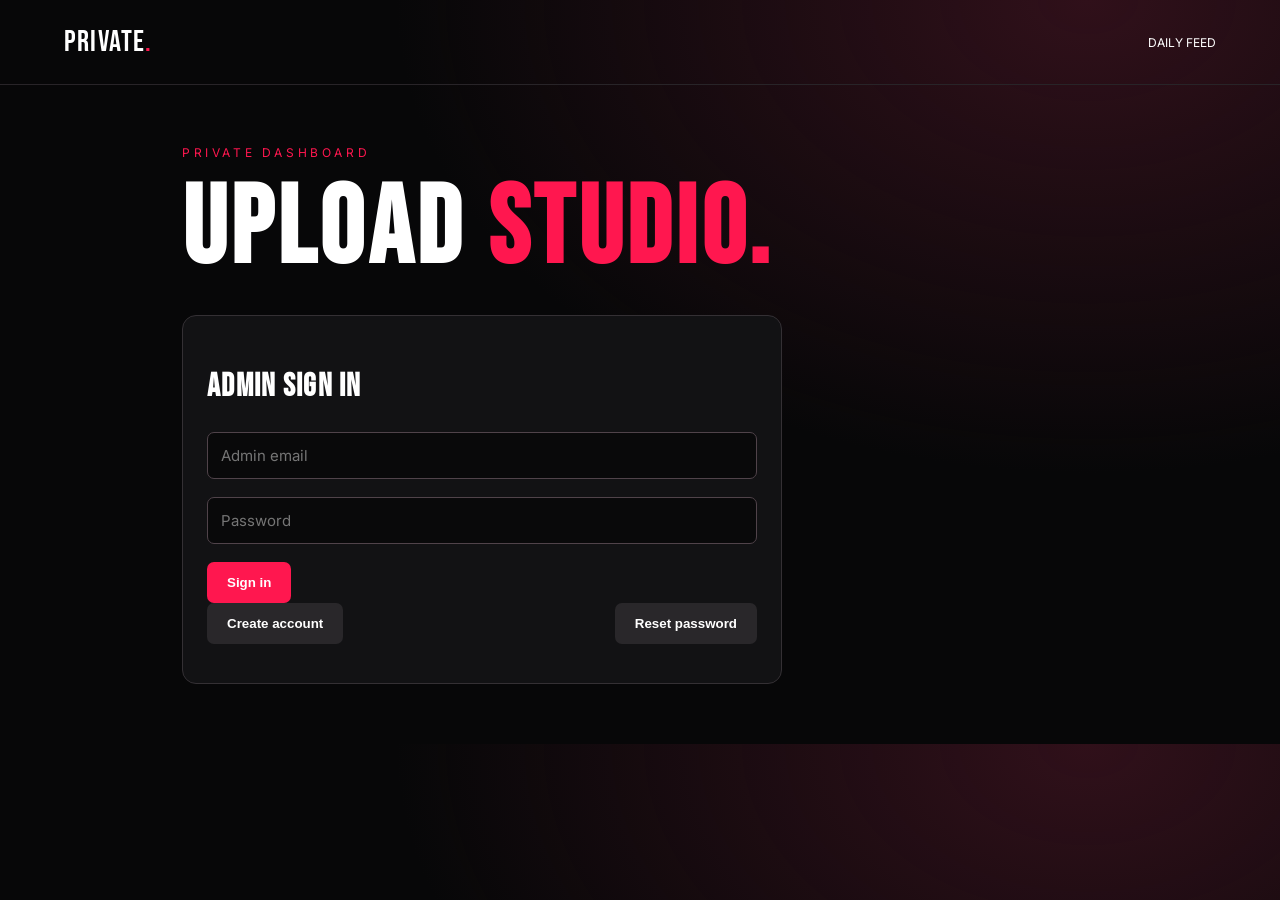
<file: admin.html>
<!doctype html><html lang="en"><head><meta charset="utf-8"><meta name="viewport" content="width=device-width,initial-scale=1"><title>Gallery Feed | Admin</title><link href="https://fonts.googleapis.com/css2?family=Bebas+Neue&family=Inter:wght@400;600;700&display=swap" rel="stylesheet"><link rel="stylesheet" href="./feed.css"></head><body><header><a class="logo" href="./index.html">PRIVATE<span>.</span></a><nav><a href="./daily.html">Daily Feed</a></nav></header><main><div class="eyebrow">PRIVATE DASHBOARD</div><h1>UPLOAD <em>STUDIO.</em></h1><section id="login"><h2>Admin sign in</h2><form id="signIn"><input type="email" id="email" placeholder="Admin email" required><input type="password" id="password" placeholder="Password" minlength="8" required><button>Sign in</button></form><div class="actions"><button type="button" id="signUp" class="secondary">Create account</button><button type="button" id="resetPassword" class="secondary">Reset password</button></div><p id="loginMessage" role="status"></p></section><section id="members" hidden><div class="actions"><span id="account"></span><button id="logout" class="secondary">Sign out</button></div><p id="memberStatus" role="status"></p><div id="adminFeedNav" hidden><a class="cta" href="./daily.html">View Daily Feed →</a></div><form id="uploadForm" hidden><label>Post title<input name="title" required maxlength="120"></label><label>Description<textarea name="description" maxlength="1000"></textarea></label><label>Category<select name="category"><option>Daily Updates</option><option>Behind the Scenes</option><option>Recently Added</option></select></label><label>Photo or video<input name="media" type="file" accept="image/jpeg,image/png,image/webp,image/gif,video/mp4,video/webm,video/quicktime" required></label><button id="publish">Upload and publish</button></form><p id="uploadStatus" role="status"></p></section></main><script type="module" src="./feed.js?v=20261015-5"></script></body></html>
</file>
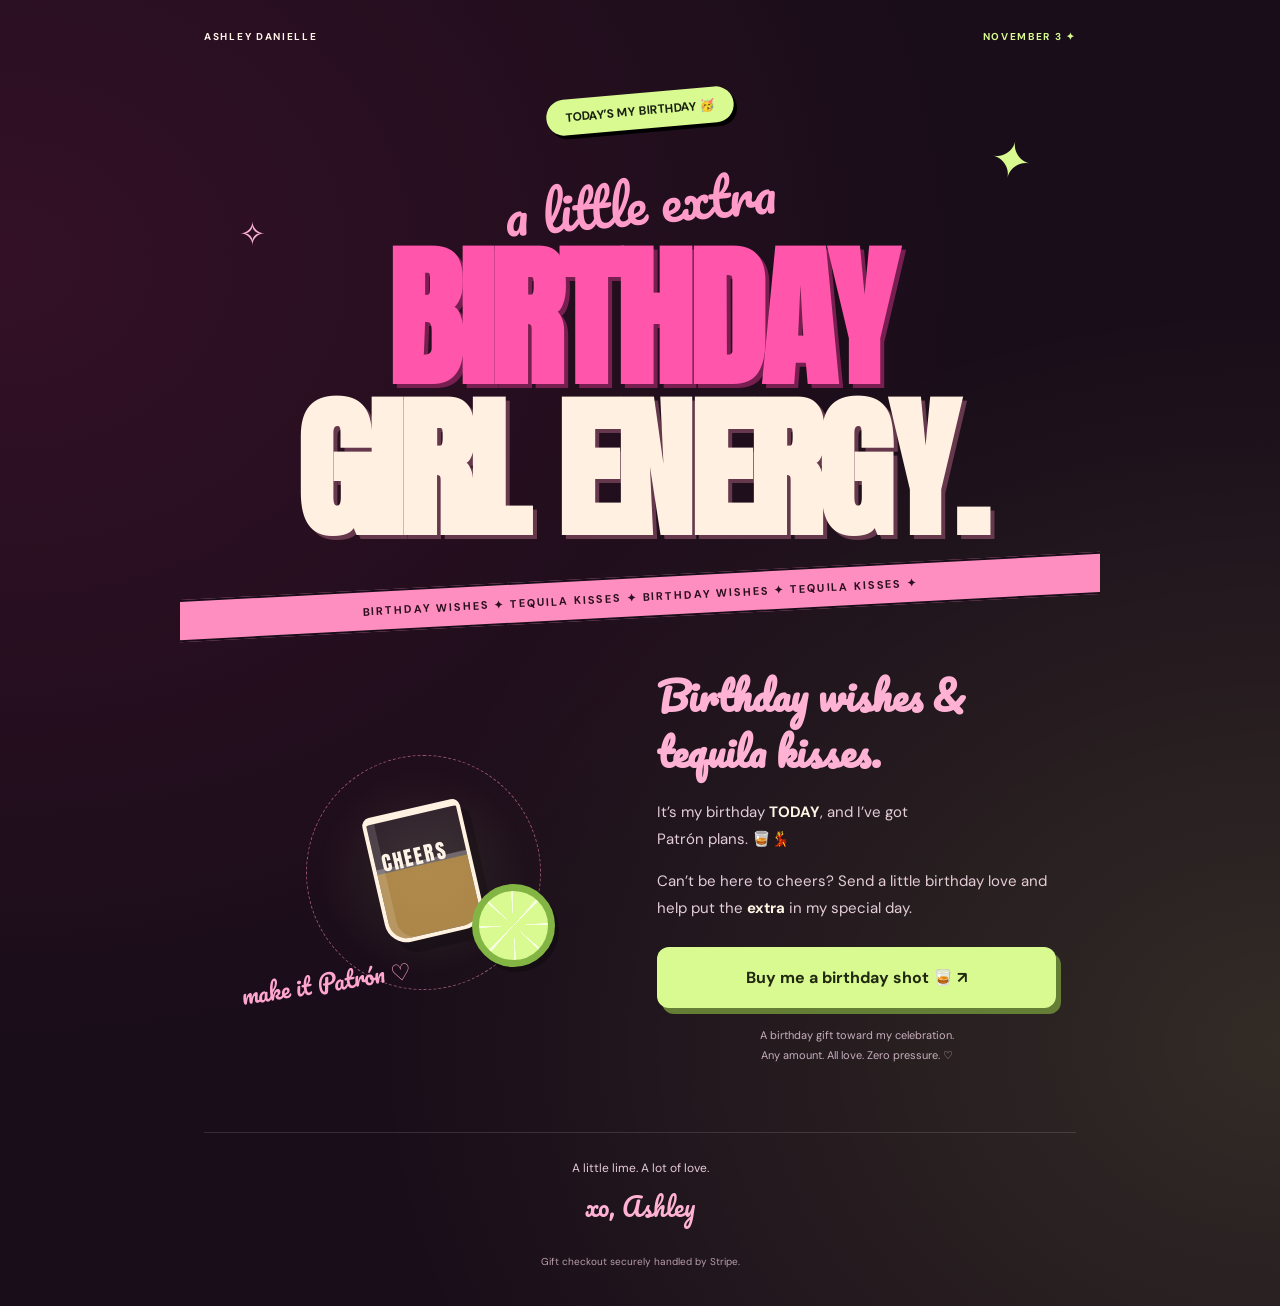
<file: ashleys-birthday.html>
<!doctype html>
<html lang="en"><head><meta charset="utf-8"><meta name="viewport" content="width=device-width,initial-scale=1"><meta name="theme-color" content="#190d19"><title>It's Ashley's Birthday</title><meta name="description" content="Today is Ashley’s birthday! Send a little birthday love and buy the birthday girl a Patrón shot."><meta property="og:title" content="It’s Ashley’s Birthday"><meta property="og:description" content="Today is Ashley’s birthday! Send a little birthday love and buy the birthday girl a Patrón shot."><link rel="preconnect" href="https://fonts.googleapis.com"><link rel="preconnect" href="https://fonts.gstatic.com" crossorigin><link href="https://fonts.googleapis.com/css2?family=DM+Sans:wght@400;500;600;700&family=Anton&family=Pacifico&display=swap" rel="stylesheet">
<style>
*{box-sizing:border-box}body{margin:0;color:#fff3e8;background:#190d19;font-family:'DM Sans',sans-serif;background-image:radial-gradient(ellipse at 0 20%,#f227831f,transparent 55%),radial-gradient(ellipse at 100% 80%,#e0ff8020,transparent 50%)}main{max-width:920px;margin:auto;padding:30px 24px 36px;overflow:hidden}.top{display:flex;justify-content:space-between;align-items:center;font-size:10px;letter-spacing:.17em;font-weight:700}.top span:last-child{color:#d9f991}.hero{position:relative;text-align:center;padding:50px 0 0}.badge{display:inline-block;background:#d9f991;color:#1a2110;padding:10px 19px;border-radius:30px;font-size:12px;font-weight:700;transform:rotate(-5deg);box-shadow:3px 4px 0 #000}.script{font-family:Pacifico,cursive;color:#ff9bc9;font-size:clamp(30px,6vw,52px);margin:28px 0 -5px;position:relative;z-index:1;transform:rotate(-5deg)}h1{font-family:Anton,Impact,sans-serif;text-transform:uppercase;font-size:clamp(80px,17vw,154px);line-height:.98;letter-spacing:-.025em;margin:0;color:#ff55aa;text-shadow:4px 4px 0 #781f51}h1 span{display:block;color:#fff0e1;text-shadow:4px 4px 0 #65384c}.star{position:absolute;color:#d9f991;font-size:50px;right:5%;top:85px;transform:rotate(12deg)}.little{position:absolute;font-size:32px;left:4%;top:170px;color:#ffb4d7}.ribbon{position:relative;margin:30px -60px 0;background:#ff8ec0;color:#2c1020;padding:12px 0;font-size:11px;letter-spacing:.17em;font-weight:700;transform:rotate(-3deg);white-space:nowrap;border-block:2px solid #190d19}.party{display:grid;grid-template-columns:1fr 1fr;gap:34px;align-items:center;padding:50px 20px 30px}.art{position:relative;min-height:260px;display:grid;place-items:center}.disc{position:absolute;width:235px;height:235px;border:1px dashed #ff91bd88;border-radius:50%;background:radial-gradient(circle,#d9f99118,transparent 65%)}.glass{width:100px;height:130px;transform:rotate(-13deg);border:4px solid #fff2e1;border-top:7px solid #fff2e1;border-radius:8px 8px 22px 22px;position:relative;box-shadow:inset 8px 0 0 #ffffff22,8px 12px 0 #0003;background:linear-gradient(to top,#deaf59bb 0 57%,#fff5 58% 61%,#fff1 62%)}.glass:after{content:"CHEERS";position:absolute;top:25px;left:7px;font-family:Anton,sans-serif;font-size:20px;letter-spacing:.1em}.lime{position:absolute;width:83px;height:83px;background:repeating-conic-gradient(#d9f991 0deg 40deg,#f6ffdf 41deg 45deg);border:7px solid #83b545;border-radius:50%;bottom:35px;right:17%;box-shadow:4px 5px 0 #0004}.scribble{position:absolute;bottom:0;left:4%;font-family:Pacifico,cursive;font-size:23px;color:#ffa6cf;transform:rotate(-9deg)}h2{font-family:Pacifico,cursive;font-size:clamp(27px,4vw,39px);line-height:1.45;color:#ffb2d4;margin:0 0 18px}.copy p{font-size:15px;line-height:1.8;color:#e5cdd8}.copy strong{color:#fff4e4}.cta{display:block;text-align:center;text-decoration:none;background:#d9f991;color:#202810;font-weight:700;font-size:16px;padding:20px 16px;border-radius:12px;box-shadow:5px 6px 0 #647e36;margin-top:25px;transition:transform .2s,box-shadow .2s}.cta:hover{transform:translateY(-3px);box-shadow:5px 9px 0 #647e36}.cta:focus-visible{outline:3px solid #fff;outline-offset:6px}.under{font-size:11px!important;color:#c9afbd!important;text-align:center;margin-top:18px!important}.sign{text-align:center;border-top:1px solid #ffffff20;padding:27px 0 0;margin-top:25px;font-size:12px;color:#e7cad8}.sign b{display:block;font-family:Pacifico,cursive;font-weight:400;color:#ffb2d4;font-size:25px;margin-top:8px}.footer{text-align:center;color:#b99da9;font-size:10px;line-height:1.7;margin-top:25px}@media(max-width:600px){main{padding:22px 19px 30px}.hero{padding-top:35px}.star{right:0;top:80px;font-size:30px}.little{left:0;top:150px;font-size:22px}.party{grid-template-columns:1fr;gap:24px;padding:28px 6px 10px}.art{min-height:190px}.disc{width:180px;height:180px}.glass{height:115px;width:88px}.lime{width:67px;height:67px;bottom:13px;right:27%}.scribble{left:10%;font-size:20px;bottom:-2px}.copy{text-align:center}.ribbon{font-size:9px}.copy p{font-size:14px}h1{font-size:clamp(70px,21vw,120px)}}@media(prefers-reduced-motion:reduce){*{transition:none!important}}
</style><meta name="twitter:title" content="It’s Ashley’s Birthday"></head><body><main><header class="top"><span>ASHLEY DANIELLE</span><span>NOVEMBER 3 ✦</span></header><section class="hero"><div class="badge">TODAY’S MY BIRTHDAY 🥳</div><div class="script">a little extra</div><h1>Birthday<span>girl energy.</span></h1><span class="star" aria-hidden="true">✦</span><span class="little" aria-hidden="true">✧</span><div class="ribbon" aria-hidden="true">BIRTHDAY WISHES ✦ TEQUILA KISSES ✦ BIRTHDAY WISHES ✦ TEQUILA KISSES ✦</div></section><section class="party"><div class="art" aria-hidden="true"><div class="disc"></div><div class="glass"></div><div class="lime"></div><div class="scribble">make it Patrón ♡</div></div><div class="copy"><h2>Birthday wishes &<br>tequila kisses.</h2><p>It’s my birthday <strong>TODAY</strong>, and I’ve got<br>Patrón plans. 🥃💃</p><p>Can’t be here to cheers? Send a little birthday love and help put the <strong>extra</strong> in my special day.</p><a class="cta" href="https://buy.stripe.com/5kQ8wP1u58Wk6lE6FY7kc0r">Buy me a birthday shot 🥃 ↗</a><p class="under">A birthday gift toward my celebration.<br>Any amount. All love. Zero pressure. ♡</p></div></section><div class="sign">A little lime. A lot of love.<b>xo, Ashley</b></div><footer class="footer">Gift checkout securely handled by Stripe.</footer></main></body></html>
</file>
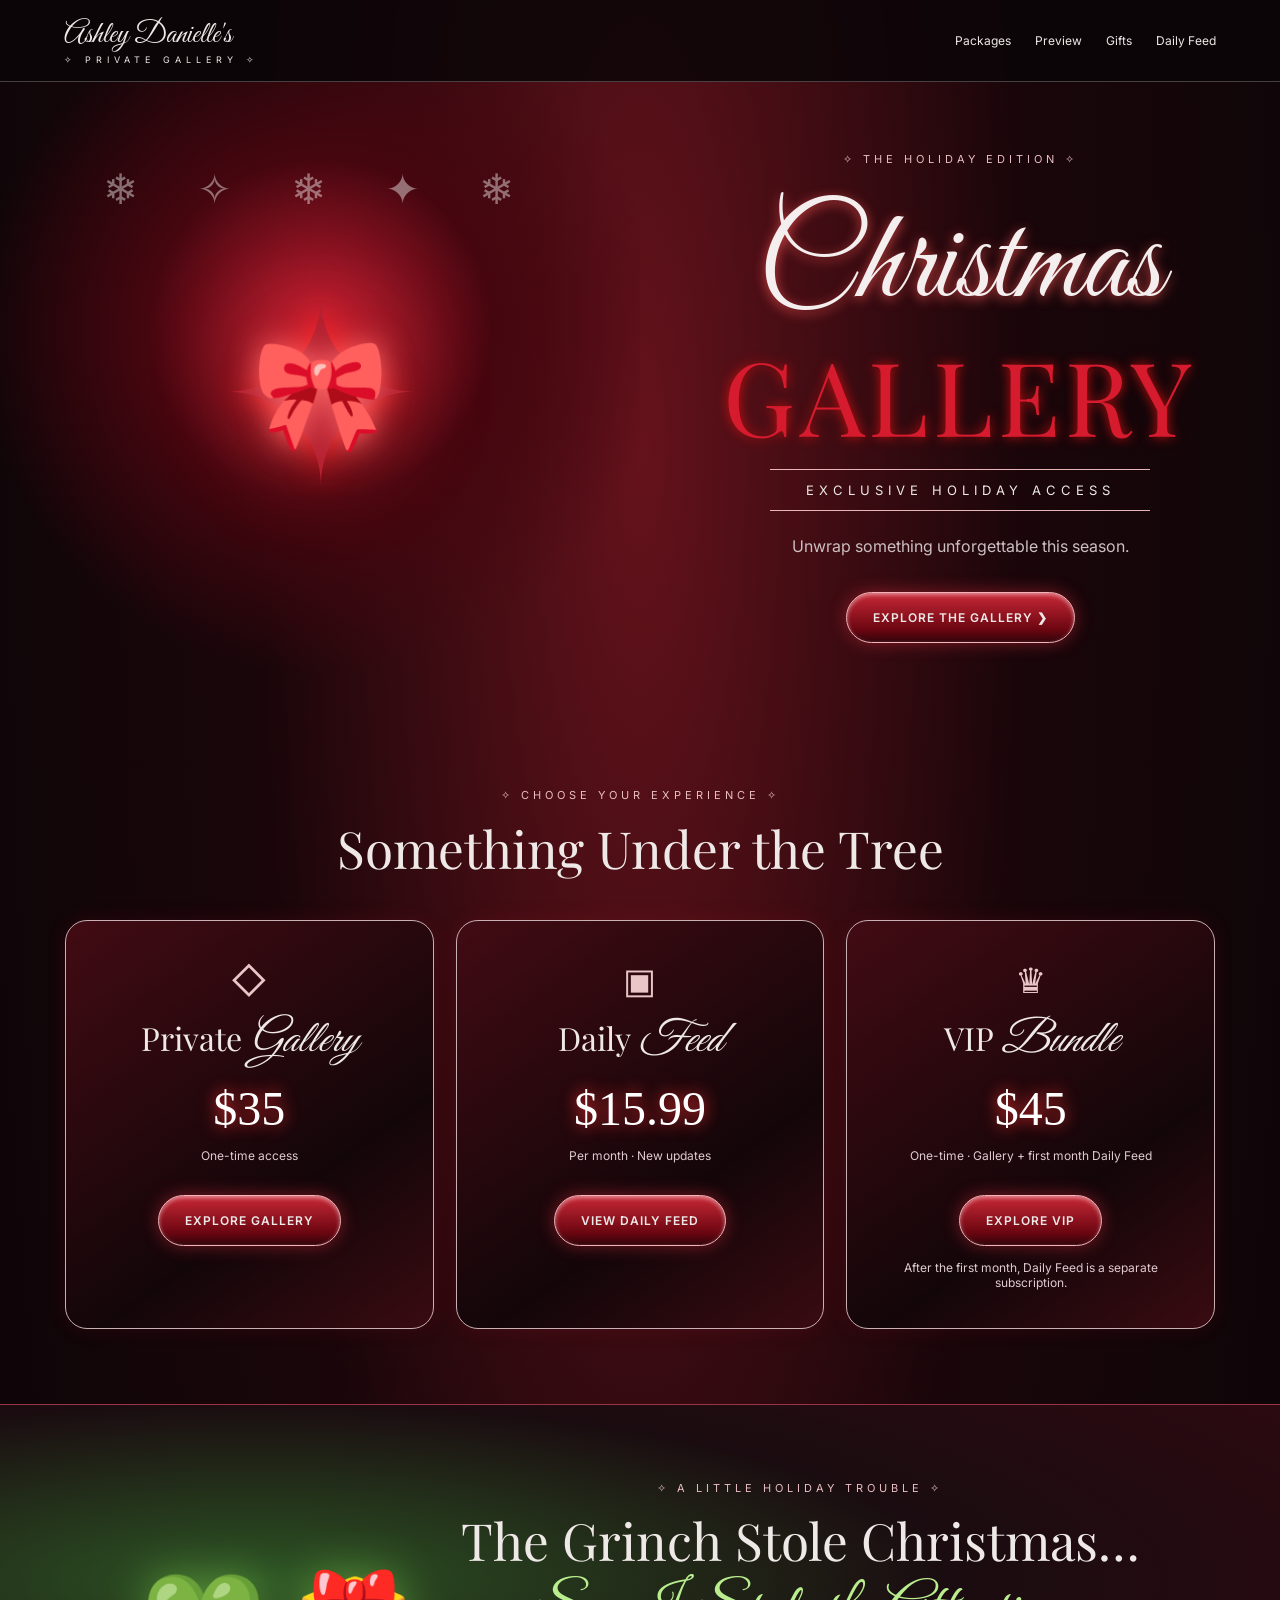
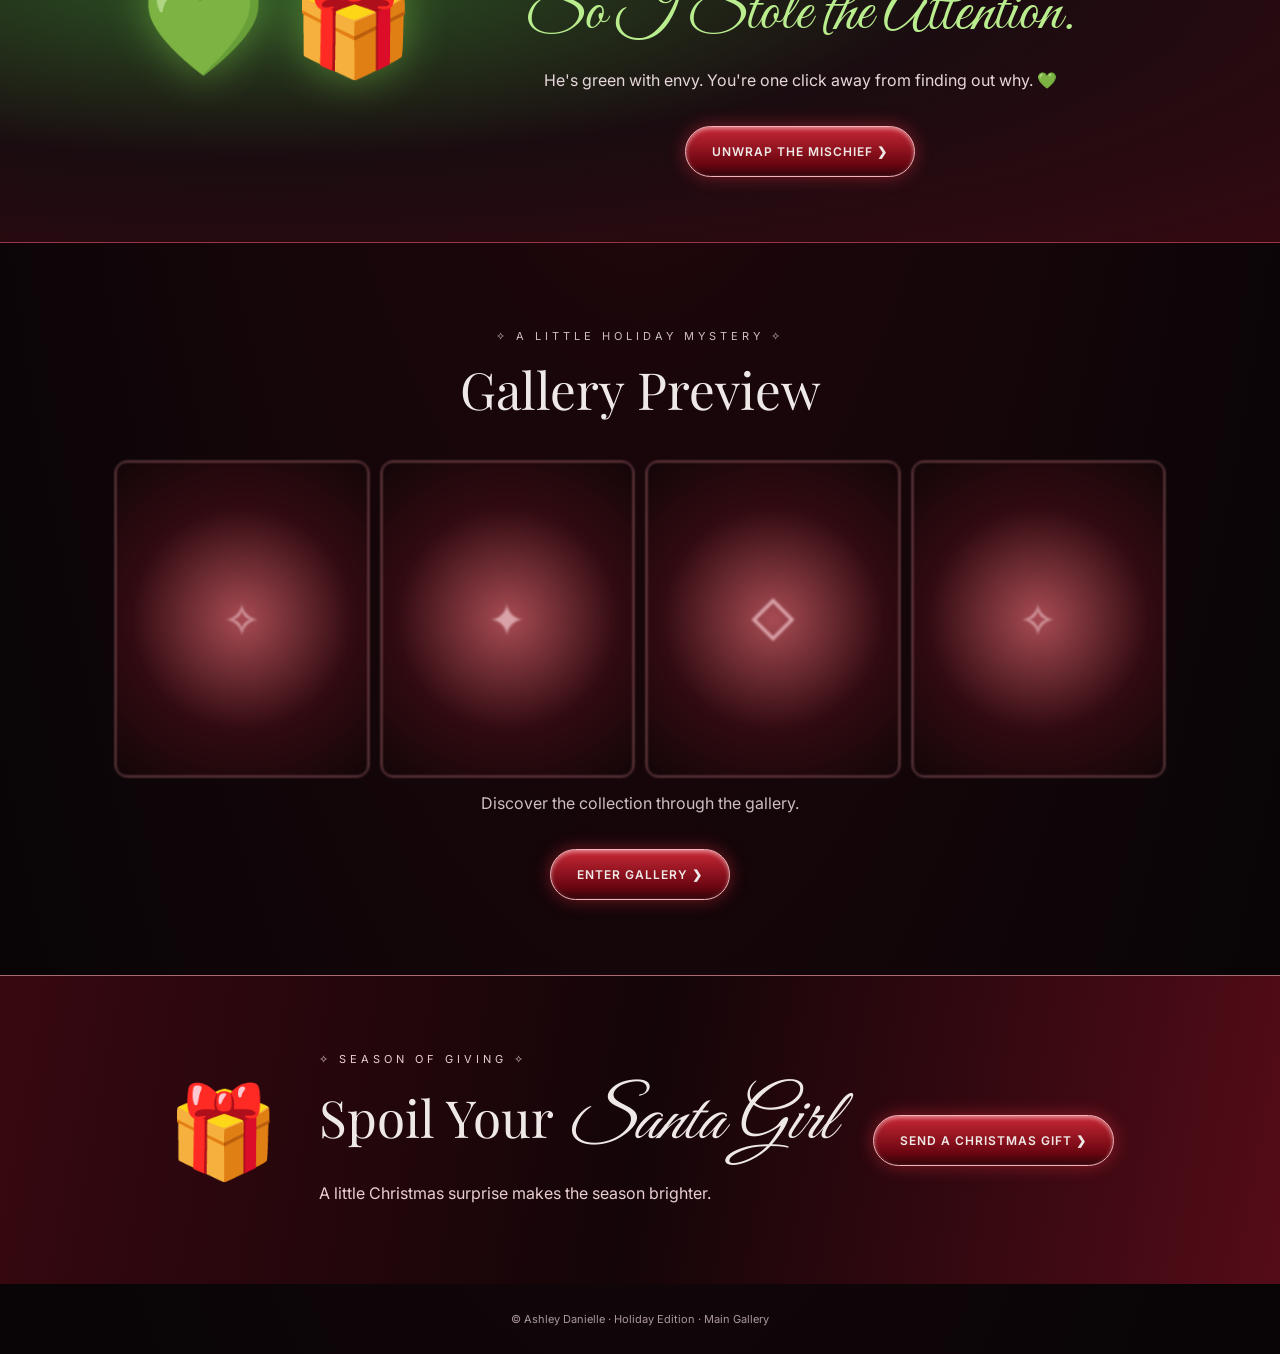
<file: christmas.html>
<!doctype html>
<html lang="en"><head><meta charset="utf-8"><meta name="viewport" content="width=device-width,initial-scale=1"><meta name="theme-color" content="#110507"><title>Ashley Danielle's Christmas Gallery — Holiday Edition</title><link rel="preconnect" href="https://fonts.googleapis.com"><link rel="preconnect" href="https://fonts.gstatic.com" crossorigin><link href="https://fonts.googleapis.com/css2?family=Great+Vibes&family=Playfair+Display:wght@400;600;700&family=Inter:wght@400;600&display=swap" rel="stylesheet"><link rel="stylesheet" href="./christmas.css"></head>
<body><header class="nav"><a href="./christmas.html" class="brand">Ashley Danielle's <small>✧ PRIVATE GALLERY ✧</small></a><nav aria-label="Main navigation"><a href="#packages">Packages</a><a href="#preview">Preview</a><a href="#gift">Gifts</a><a href="./daily.html">Daily Feed</a></nav></header>
<main><section class="hero"><div class="hero-art"><div class="ornament">✦</div><div class="santa">🎀</div></div><div class="hero-copy"><p class="eyebrow">✧ THE HOLIDAY EDITION ✧</p><h1><em>Christmas</em><span>GALLERY</span></h1><div class="ribbon">EXCLUSIVE HOLIDAY ACCESS</div><p>Unwrap something unforgettable this season.</p><a class="button" href="#packages">Explore the Gallery ❯</a></div></section>
<section id="packages" class="section"><p class="eyebrow">✧ CHOOSE YOUR EXPERIENCE ✧</p><h2>Something Under the Tree</h2><div class="packages"><article class="package"><div class="symbol">◇</div><h3>Private <em>Gallery</em></h3><strong>$35</strong><p>One-time access</p><a class="button" href="./index.html">Explore Gallery</a></article><article class="package"><div class="symbol">▣</div><h3>Daily <em>Feed</em></h3><strong>$15.99</strong><p>Per month · New updates</p><a class="button" href="./daily.html">View Daily Feed</a></article><article class="package"><div class="symbol">♛</div><h3>VIP <em>Bundle</em></h3><strong>$45</strong><p>One-time · Gallery + first month Daily Feed</p><a class="button" href="./index.html">Explore VIP</a><small>After the first month, Daily Feed is a separate subscription.</small></article></div></section>
<section class="grinch-tease" aria-labelledby="grinch-title"><div class="grinch-hand" aria-hidden="true">💚 🎁</div><div><p class="eyebrow">✧ A LITTLE HOLIDAY TROUBLE ✧</p><h2 id="grinch-title">The Grinch Stole Christmas…<br><em>So I Stole the Attention.</em></h2><p>He's green with envy. You're one click away from finding out why. 💚</p><a class="button" href="#packages">Unwrap the Mischief ❯</a></div></section><section id="preview" class="section preview"><p class="eyebrow">✧ A LITTLE HOLIDAY MYSTERY ✧</p><h2>Gallery Preview</h2><div class="previews" aria-label="Decorative obscured preview placeholders"><div>✧</div><div>✦</div><div>◇</div><div>✧</div></div><p>Discover the collection through the gallery.</p><a class="button" href="./index.html">Enter Gallery ❯</a></section>
<section id="gift" class="gift"><div class="gift-icon">🎁</div><div><p class="eyebrow">✧ SEASON OF GIVING ✧</p><h2>Spoil Your <em>Santa Girl</em></h2><p>A little Christmas surprise makes the season brighter.</p></div><a class="button" href="https://buy.stripe.com/5kQ8wP1u58Wk6lE6FY7kc0r">Send a Christmas Gift ❯</a></section></main><footer>© Ashley Danielle · Holiday Edition · <a href="./index.html">Main Gallery</a></footer></body></html>
</file>
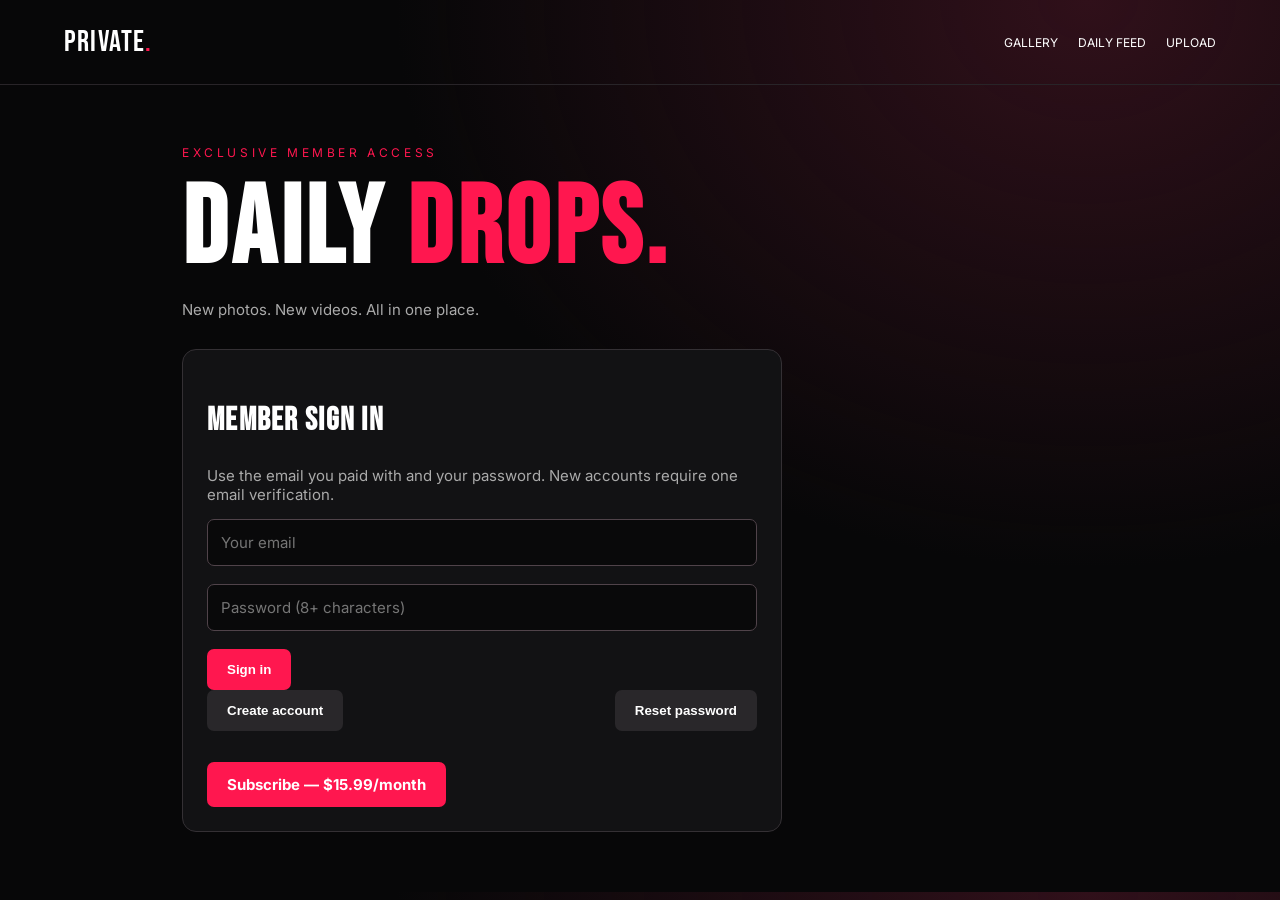
<file: daily.html>
<!doctype html><html lang="en"><head><meta charset="utf-8"><meta name="viewport" content="width=device-width,initial-scale=1"><title>Gallery Feed | Members</title><link rel="preconnect" href="https://fonts.googleapis.com"><link href="https://fonts.googleapis.com/css2?family=Bebas+Neue&family=Inter:wght@400;600;700&display=swap" rel="stylesheet"><link rel="stylesheet" href="./feed.css"></head><body><header><a class="logo" href="./index.html">PRIVATE<span>.</span></a><nav><a href="./index.html">Gallery</a><a href="./daily.html">Daily Feed</a><a href="./admin.html">Upload</a></nav></header><main><div class="eyebrow">EXCLUSIVE MEMBER ACCESS</div><h1>DAILY <em>DROPS.</em></h1><p class="muted">New photos. New videos. All in one place.</p><section id="login"><h2>Member sign in</h2><p class="muted">Use the email you paid with and your password. New accounts require one email verification.</p><form id="signIn"><input type="email" id="email" placeholder="Your email" autocomplete="email" required><input type="password" id="password" placeholder="Password (8+ characters)" autocomplete="current-password" minlength="8" required><button type="submit">Sign in</button></form><div class="actions"><button type="button" id="signUp" class="secondary">Create account</button><button type="button" id="resetPassword" class="secondary">Reset password</button></div><p id="loginMessage" role="status"></p><a class="cta" href="https://buy.stripe.com/9B6fZhgoZfkI9xQ4xQ7kc0m">Subscribe — $15.99/month</a></section><section id="members" hidden><div class="actions"><span id="account"></span><button id="logout" class="secondary">Sign out</button></div><p id="memberStatus" role="status"></p><div id="adminBackNav" hidden><a class="cta" href="./admin.html">← Back to Admin Dashboard</a></div><div id="posts" class="feed"></div></section></main><script type="module" src="./feed.js?v=20261015-5"></script></body></html>
</file>
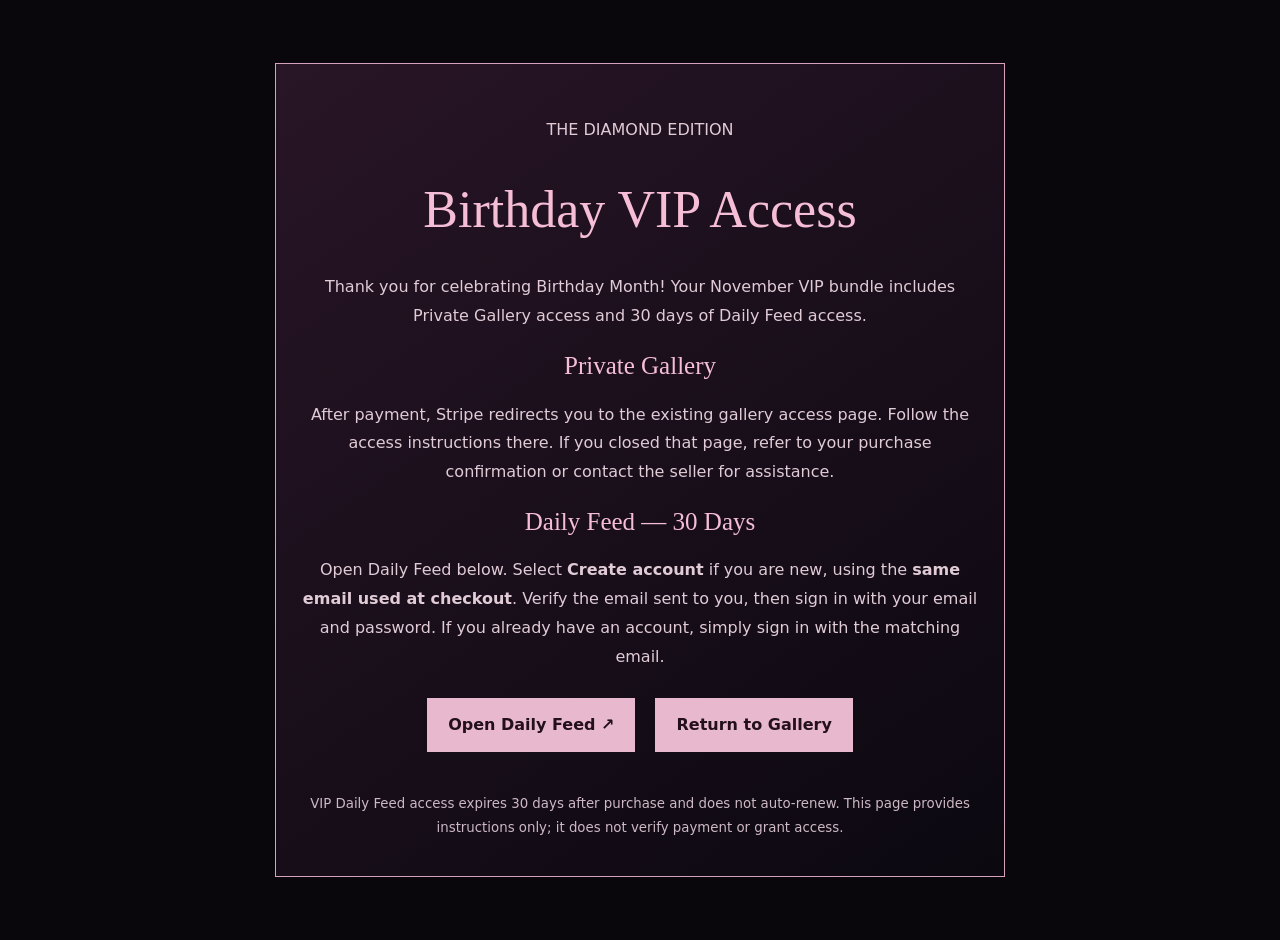
<file: vip-welcome.html>
<!doctype html><html lang="en"><head><meta charset="utf-8"><meta name="viewport" content="width=device-width,initial-scale=1"><title>Birthday VIP — Access Instructions</title><style>body{margin:0;background:#09070c;color:#f4e5ee;font:16px/1.8 system-ui,sans-serif}main{max-width:680px;margin:7vh auto;padding:36px 24px;text-align:center;border:1px solid #d6a1bd;background:linear-gradient(145deg,#281526,#0b0810)}h1{font:normal clamp(30px,6vw,52px) Georgia,serif;color:#f5bed6}h2{font:normal 25px Georgia,serif;color:#f5bed6}p{color:#e0cbd6}a.button{display:inline-block;margin:10px;padding:13px 21px;background:#e8b9ce;color:#23101c;text-decoration:none;font-weight:700}a{color:#f6c5da}small{display:block;margin-top:30px;color:#cdb9c5}</style></head><body><main><p>THE DIAMOND EDITION</p><h1>Birthday VIP Access</h1><p>Thank you for celebrating Birthday Month! Your November VIP bundle includes Private Gallery access and 30 days of Daily Feed access.</p><h2>Private Gallery</h2><p>After payment, Stripe redirects you to the existing gallery access page. Follow the access instructions there. If you closed that page, refer to your purchase confirmation or contact the seller for assistance.</p><h2>Daily Feed — 30 Days</h2><p>Open Daily Feed below. Select <strong>Create account</strong> if you are new, using the <strong>same email used at checkout</strong>. Verify the email sent to you, then sign in with your email and password. If you already have an account, simply sign in with the matching email.</p><a class="button" href="./daily.html">Open Daily Feed ↗</a><a class="button" href="./index.html">Return to Gallery</a><small>VIP Daily Feed access expires 30 days after purchase and does not auto-renew. This page provides instructions only; it does not verify payment or grant access.</small></main></body></html>
</file>
<file: feed.css>
:root{color-scheme:dark;--red:#ff174f}*{box-sizing:border-box}body{margin:0;background:radial-gradient(ellipse at 85% 0%,#30101a,transparent 45%),#070708;color:#fff;font:15px Inter,Arial,sans-serif}header{padding:24px 5%;display:flex;justify-content:space-between;align-items:center;border-bottom:1px solid #282428}a{color:inherit;text-decoration:none}nav{display:flex;gap:20px;font-size:12px;text-transform:uppercase}.logo,h1,h2{font-family:'Bebas Neue',Impact,sans-serif;letter-spacing:.04em}.logo{font-size:30px}.logo span,em{color:var(--red);font-style:normal}main{max-width:960px;margin:60px auto;padding:0 22px}.eyebrow{color:var(--red);letter-spacing:.3em;font-size:12px}h1{font-size:clamp(55px,10vw,110px);line-height:1;margin:15px 0}h2{font-size:32px}.muted{color:#aaa}section{margin-top:30px}#login,form#uploadForm{background:#121214;border:1px solid #343034;border-radius:14px;padding:24px;max-width:600px}input,textarea,select{display:block;width:100%;padding:13px;background:#09090a;color:#fff;border:1px solid #50434a;border-radius:7px;margin:9px 0 18px;font:inherit}label{display:block;margin:15px 0}button,.cta{display:inline-block;background:var(--red);color:#fff;border:0;border-radius:7px;padding:13px 20px;font-weight:700;cursor:pointer}.cta{margin-top:16px}.secondary{background:#29272a}.actions{display:flex;justify-content:space-between;align-items:center;gap:15px}.feed{display:grid;grid-template-columns:repeat(auto-fill,minmax(270px,1fr));gap:20px;margin:24px 0}.post{background:#141416;border:1px solid #30272c;border-radius:12px;overflow:hidden}.post video{width:100%;aspect-ratio:9/12;background:#000}.post .details{padding:16px}.post h2{margin:5px 0}.post time{color:#bbb;font-size:12px}.post p{overflow-wrap:anywhere}#memberStatus,#uploadStatus,#loginMessage{line-height:1.6}@media(max-width:550px){header{padding:15px}nav{gap:10px}main{margin:35px auto}.feed{grid-template-columns:1fr}}
.feed{display:flex;flex-direction:column;align-items:center;gap:26px;max-width:680px;margin:28px auto}.post{width:100%}.post img,.post video{display:block;width:100%;height:auto;max-height:none;aspect-ratio:auto;object-fit:contain;background:#080808}.delete-post{margin-top:14px;background:#43252f;color:white}.delete-post:disabled{opacity:.6}
@media(max-width:550px){.feed{display:flex;flex-direction:column;gap:16px}}
</file>
<file: christmas.css>
:root{color-scheme:dark;--red:#a50d1b;--silver:#eee9e7;--muted:#cbbfc1}*{box-sizing:border-box}html{scroll-behavior:smooth}body{margin:0;color:var(--silver);font-family:Inter,Arial,sans-serif;background:radial-gradient(ellipse at 50% 15%,#65121b 0%,#1a060a 42%,#090507 90%)}a{color:inherit;text-decoration:none}.nav{display:flex;align-items:center;justify-content:space-between;gap:20px;padding:16px 5%;border-bottom:1px solid #ffffff3b;background:#0b0508dd}.brand{font:30px 'Great Vibes',cursive}.brand small{display:block;font:9px Inter,sans-serif;letter-spacing:5px;text-align:center}.nav nav{display:flex;flex-wrap:wrap;gap:24px;font-size:12px}.nav a:hover{color:#ffb5bb}.hero{min-height:620px;display:grid;grid-template-columns:1fr 1fr;align-items:center;max-width:1400px;margin:auto}.hero-art{height:620px;position:relative;background:radial-gradient(circle at 50% 40%,#c51e32 0%,#46060f 35%,transparent 70%);display:grid;place-items:center}.hero-art:before{content:'❄   ✧   ❄   ✦   ❄';font-size:42px;letter-spacing:24px;position:absolute;top:13%;color:#ffffff6b}.ornament{font-size:250px;color:#b52131;text-shadow:0 0 30px #f22,0 0 100px #e33}.santa{position:absolute;font-size:110px;filter:drop-shadow(0 0 15px #f66)}.hero-copy{text-align:center;padding:40px 25px}.eyebrow{font-size:11px;letter-spacing:4px;color:#e9bec3}h1,h2,h3{font-family:'Playfair Display',Georgia,serif;font-weight:400}h1{margin:20px 0;font-size:clamp(54px,8vw,110px);line-height:.95}h1 em{display:block;font:clamp(85px,10vw,155px) 'Great Vibes',cursive;color:#f4eeee;text-shadow:0 3px 12px #c44}h1 span{color:#d51b2d;text-shadow:0 0 12px #c11;letter-spacing:5px}.ribbon{margin:25px auto;border-top:1px solid #e8b5b9;border-bottom:1px solid #e8b5b9;padding:12px;letter-spacing:5px;font-size:13px;max-width:380px}.hero-copy>p:last-of-type,.preview>p{color:var(--muted)}.button{display:inline-block;border:1px solid #f4b4b9;border-radius:35px;background:linear-gradient(#c92836,#6b0611 75%,#32040a);padding:17px 26px;margin-top:20px;box-shadow:0 0 17px #f431436e,inset 0 2px 4px #fff7;font-weight:600;text-transform:uppercase;letter-spacing:1px;font-size:12px;text-align:center}.button:hover{filter:brightness(1.25)}.button:focus-visible,a:focus-visible{outline:2px solid white;outline-offset:4px}.section{text-align:center;padding:75px 5%}.section h2,.gift h2{font-size:clamp(32px,4vw,58px);margin:12px 0 38px}.packages{max-width:1150px;margin:auto;display:grid;grid-template-columns:repeat(3,1fr);gap:22px}.package{border:1px solid #c9b0b4;background:linear-gradient(145deg,#420b13,#130609 65%,#390b11);padding:38px 20px;border-radius:22px;box-shadow:0 0 20px #ba192521;min-height:345px}.symbol{font-size:35px;color:#eac6c8}.package h3{font-size:32px;margin:12px 0}.package h3 em,.gift h2 em{font-family:'Great Vibes',cursive;font-size:1.4em}.package strong{display:block;font:48px Georgia,serif;color:#fff;text-shadow:0 0 16px #f33}.package p,.package small{font-size:12px;color:#e0cbd0}.package small{display:block;margin-top:14px}.previews{display:grid;grid-template-columns:repeat(4,1fr);gap:12px;max-width:1050px;margin:auto}.previews div{aspect-ratio:4/5;border:1px solid #b8737b;border-radius:12px;background:radial-gradient(circle,#a84b53,#310b11 55%,#130608);display:grid;place-items:center;color:#d9a2a8;font-size:45px;filter:blur(1px)}.gift{padding:65px 6%;display:flex;justify-content:center;align-items:center;gap:40px;flex-wrap:wrap;background:linear-gradient(100deg,#380810,#140508,#540c18);border-top:1px solid #a96a74}.gift-icon{font-size:90px}.gift h2{margin:10px 0}.gift p{color:#e9ced1}footer{text-align:center;padding:28px;font-size:11px;color:#a9989d}@media(max-width:750px){.nav{flex-direction:column}.nav nav{justify-content:center;gap:15px}.hero{grid-template-columns:1fr}.hero-art{height:310px}.ornament{font-size:170px}.hero-copy{padding:10px 20px 55px}h1{font-size:65px}h1 em{font-size:100px}.packages{grid-template-columns:1fr;max-width:430px}.previews{grid-template-columns:repeat(2,1fr)}.gift{text-align:center}.section{padding:55px 5%}}@media(prefers-reduced-motion:reduce){html{scroll-behavior:auto}}
/* Grinch-inspired holiday teaser */
.grinch-tease{display:flex;align-items:center;justify-content:center;gap:45px;flex-wrap:wrap;text-align:center;padding:65px 6%;border-top:1px solid #9d3445;border-bottom:1px solid #9d3445;background:radial-gradient(ellipse at 20% 40%,#2c5424 0%,#1a0c10 48%,#330911 100%)}.grinch-tease h2{font:400 clamp(28px,4vw,53px)/1.3 'Playfair Display',Georgia,serif;margin:12px 0}.grinch-tease h2 em{font:clamp(40px,5vw,70px) 'Great Vibes',cursive;color:#b9ed8e}.grinch-tease p:not(.eyebrow){color:#e7d7da}.grinch-hand{font-size:100px;filter:drop-shadow(0 0 22px #8ee05477)}@media(max-width:750px){.grinch-tease{gap:0;padding:40px 6%}.grinch-hand{font-size:70px}}
</file>
